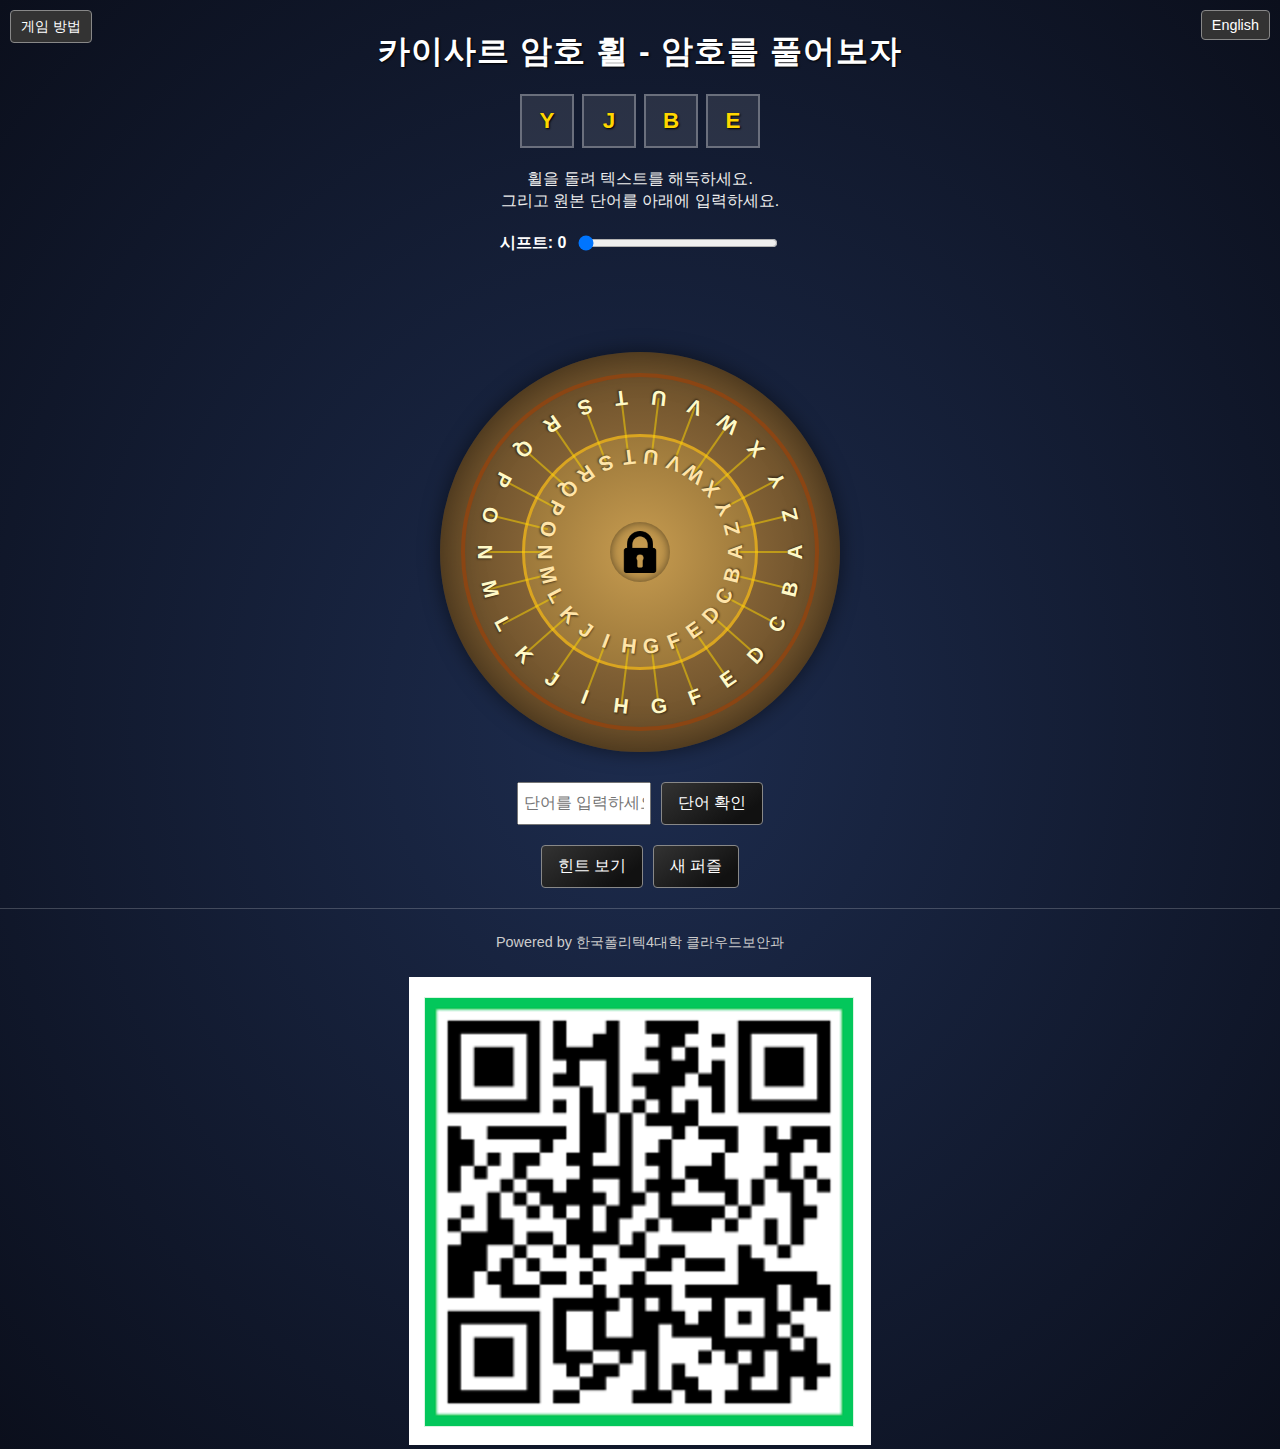
<file: caesar_cipher_wheel/index.html>
<!DOCTYPE html>
<html lang="en">
<head>
  <meta charset="UTF-8" />
  <title>Caesar Cipher Wheel - Word Guess Game</title>
  <meta name="viewport" content="width=device-width, initial-scale=1.0" />
  <link rel="stylesheet" href="style.css"/>
</head>
<body>
  <header>
    <h1 id="titleText">Caesar Cipher Wheel - Word Guess Game</h1>
    <button id="langToggle">한국어</button>
    <!-- 게임 설명 버튼 -->
    <button id="instrBtn" class="instr-btn">How to Play</button>
  </header>

  <!-- 암호화된 단어 표시 -->
  <div class="top-code-container" id="codeBoxes">
    <!-- 동적으로 채워짐 -->
  </div>

  <!-- 안내 문구 -->
  <div class="instruction" id="instructionText">
    Rotate the wheel to decode the text.<br/>Then type your guess for the original word below.
  </div>
  <!-- 슬라이더 -->
  <div class="controls">
    <label id="sliderLabel">
      <span id="sliderText">Shift:</span> 
      <span id="shiftValue">0</span>
    </label>
    <input type="range" id="shiftRange" min="0" max="25" value="0"/>
  </div>
  <!-- SHIFT 힌트 출력 영역 (기본적으로 숨김) -->
  <div class="shift-output" id="shiftedOutput"></div>

  <!-- 결과 메시지 -->
  <div class="result-message" id="resultMessage"></div>

  <!-- 암호 휠 컨테이너 -->
  <div class="cipher-container" id="cipherContainer">
    <div class="cipher-wheel"></div>
    <div class="outer-ring-bg"></div>
    <div class="inner-ring-bg"></div>
    <svg class="connector-svg" id="connectorSVG" viewBox="0 0 400 400"></svg>
    <div class="lock-icon"></div>
  </div>


  <!-- 단어 추측 입력 및 버튼 -->
  <div class="guess-container">
    <input type="text" id="guessInput" placeholder="Guess the word" />
    <button id="checkBtn">Check Word</button>
  </div>

  <div class="button-container">
    <button id="hintBtn">Show Hint</button>
    <button id="newBtn">New Puzzle</button>
  </div>

  <!-- 홍보 푸터 -->
  <footer class="promo">
    <p>Powered by 한국폴리텍4대학 클라우드보안과</p>
  </footer>

  <div class="qr">
    <img src="./images/qr_code.png" alt="">
  </div>

  <!-- 모달 (게임 설명) -->
  <div id="instrModal" class="modal">
    <div class="modal-content">
      <span id="modalClose" class="close">&times;</span>
      <div id="modalContent"></div>
    </div>
  </div>

  <script src="script.js"></script>
</body>
</html>
</file>
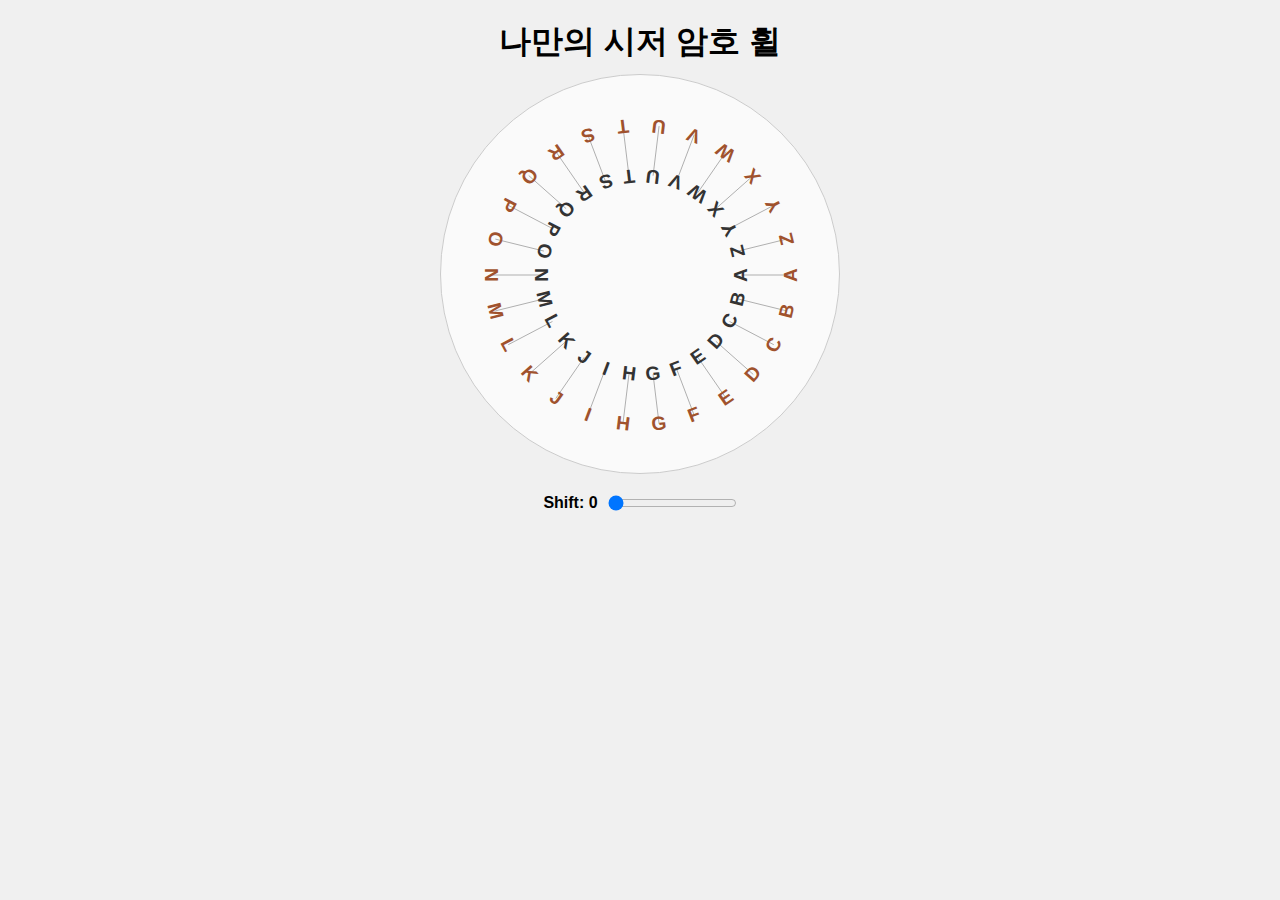
<file: caesar_cipher_wheel/back_up/cypher.html>
<!DOCTYPE html>
<html lang="ko">
<head>
  <meta charset="UTF-8">
  <title>Caesar Cipher Wheel with Connector Lines</title>
  <style>
    * {
      box-sizing: border-box;
      margin: 0; padding: 0;
    }
    body {
      display: flex;
      flex-direction: column;
      align-items: center;
      justify-content: flex-start;
      min-height: 100vh;
      background: #f0f0f0;
      font-family: sans-serif;
      padding: 20px;
    }
    h1 {
      margin-bottom: 10px;
    }
    .wheel-container {
      position: relative;
      width: 400px;
      height: 400px;
      margin-bottom: 20px;
      background: #fafafa;
      border: 1px solid #ccc;
      border-radius: 50%;
      overflow: hidden;
    }
    /* SVG 연결선용 */
    .connector-svg {
      position: absolute;
      left: 0; top: 0;
      width: 400px;
      height: 400px;
      pointer-events: none;
    }
    .letter {
      position: absolute;
      font-size: 1.2rem;
      font-weight: bold;
      user-select: none;
      transform-origin: center;
    }
    .inner {
      color: #333;
    }
    .outer {
      color: #a0522d;
    }
    .controls {
      display: flex;
      align-items: center;
      gap: 10px;
      margin-bottom: 10px;
    }
    .controls label {
      font-weight: bold;
    }
  </style>
</head>
<body>
  <h1>나만의 시저 암호 휠</h1>
  <div class="wheel-container" id="wheelContainer">
    <svg class="connector-svg" id="connectorSVG" viewBox="0 0 400 400"></svg>
  </div>
  <div class="controls">
    <label for="shiftRange">Shift: <span id="shiftValue">0</span></label>
    <input type="range" id="shiftRange" min="0" max="25" value="0" />
  </div>
  
  <script>
    const letters = "ABCDEFGHIJKLMNOPQRSTUVWXYZ".split("");
    const container = document.getElementById("wheelContainer");
    const svg = document.getElementById("connectorSVG");
    const shiftRange = document.getElementById("shiftRange");
    const shiftValue = document.getElementById("shiftValue");

    const SIZE = 400;
    const CENTER = SIZE / 2; // (200,200)
    const radiusInner = 100;  // 내부 링 반지름
    const radiusOuter = 150;  // 외부 링 반지름

    let innerLetterElems = [];
    let outerLetterElems = [];
    let connectorLines = [];

    // 내부 링 생성 (고정 위치)
    function createInnerRing() {
      for (let i = 0; i < 26; i++) {
        const angleDeg = (360 / 26) * i;
        const angleRad = angleDeg * (Math.PI / 180);
        const x = CENTER + radiusInner * Math.cos(angleRad);
        const y = CENTER + radiusInner * Math.sin(angleRad);

        const div = document.createElement("div");
        div.classList.add("letter", "inner");
        div.textContent = letters[i];
        div.style.left = x + "px";
        div.style.top = y + "px";
        // 글자가 항상 수평을 유지하도록 회전 보정 (회전 각도는 각 슬롯의 방향)
        div.style.transform = `translate(-50%, -50%) rotate(${angleDeg}deg) rotate(-90deg)`;

        container.appendChild(div);
        innerLetterElems.push(div);
      }
    }

    // 외부 링 생성 (위치 고정, 텍스트는 shift에 따라 변경)
    function createOuterRing() {
      for (let i = 0; i < 26; i++) {
        const angleDeg = (360 / 26) * i;
        const angleRad = angleDeg * (Math.PI / 180);
        const x = CENTER + radiusOuter * Math.cos(angleRad);
        const y = CENTER + radiusOuter * Math.sin(angleRad);

        const div = document.createElement("div");
        div.classList.add("letter", "outer");
        div.textContent = letters[i]; // 초기 shift = 0
        div.style.left = x + "px";
        div.style.top = y + "px";
        div.style.transform = `translate(-50%, -50%) rotate(${angleDeg}deg) rotate(-90deg)`;

        container.appendChild(div);
        outerLetterElems.push(div);
      }
    }

    // 연결선(매칭선) 생성
    function createConnectorLines() {
      for (let i = 0; i < 26; i++) {
        const line = document.createElementNS("http://www.w3.org/2000/svg", "line");
        line.setAttribute("stroke", "rgba(0,0,0,0.3)");
        line.setAttribute("stroke-width", "1");
        svg.appendChild(line);
        connectorLines.push(line);
      }
    }

    // Shift 업데이트: 외부 링의 텍스트만 업데이트하고, 연결선은 항상 같은 각도의 두 점을 연결
    function updateShift() {
      const shift = parseInt(shiftRange.value, 10);
      shiftValue.textContent = shift;

      // 외부 링 텍스트 업데이트
      for (let i = 0; i < 26; i++) {
        const letterIndex = (i + shift) % 26;
        outerLetterElems[i].textContent = letters[letterIndex];
      }

      // 연결선 업데이트: 각도는 고정 (i번째 내부, i번째 외부)
      for (let i = 0; i < 26; i++) {
        const angleRad = (i * 2 * Math.PI) / 26;
        const x1 = CENTER + radiusInner * Math.cos(angleRad);
        const y1 = CENTER + radiusInner * Math.sin(angleRad);
        const x2 = CENTER + radiusOuter * Math.cos(angleRad);
        const y2 = CENTER + radiusOuter * Math.sin(angleRad);
        const line = connectorLines[i];
        line.setAttribute("x1", x1);
        line.setAttribute("y1", y1);
        line.setAttribute("x2", x2);
        line.setAttribute("y2", y2);
      }
    }

    // 초기화: 내부 링, 외부 링, 연결선 생성 및 shift 업데이트
    createInnerRing();
    createOuterRing();
    createConnectorLines();
    updateShift();

    // 슬라이더 이벤트
    shiftRange.addEventListener("input", updateShift);
  </script>
</body>
</html>
</file>
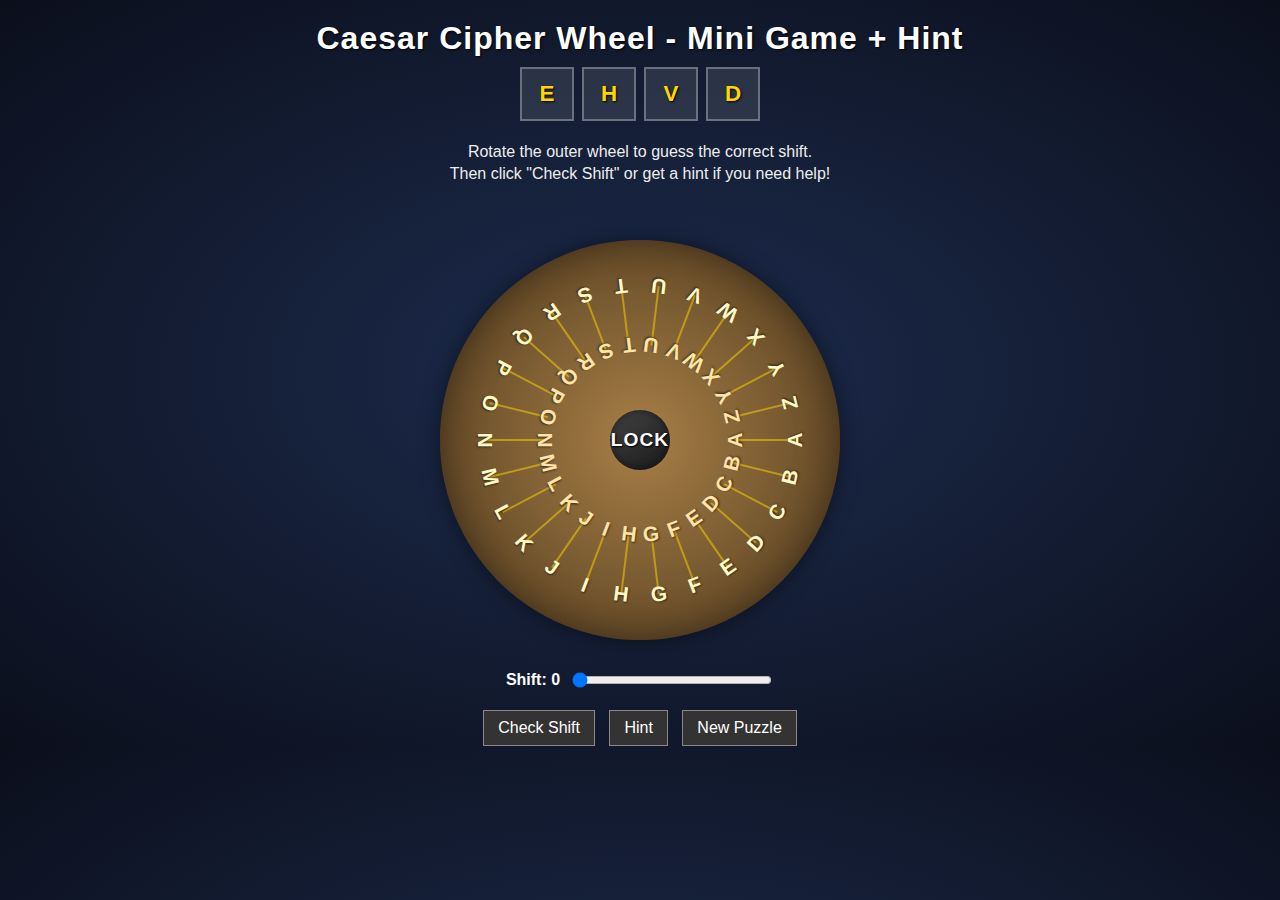
<file: caesar_cipher_wheel/back_up/cypher_ver2.0.html>
<!DOCTYPE html>
<html lang="en">
<head>
  <meta charset="UTF-8" />
  <title>Caesar Cipher Wheel - Mini Game with Hint</title>
  <meta name="viewport" content="width=device-width, initial-scale=1.0" />
  <!-- NatGeo Kids 스타일 (원한다면 삭제/대체 가능) -->
  <link rel="stylesheet" href="https://assets-cdn.nationalgeographic.com/natgeo/df1f7836fdd5-release-03-18-2025.0/client/kids/css/kids-83d8a3a7.css"/>
  <style>
    /* 전체 배경: 밤하늘 느낌 */
    body {
      margin: 0;
      padding: 0;
      font-family: "Trebuchet MS", Arial, sans-serif;
      background: radial-gradient(ellipse at center, #1d2c4e 0%, #0b0f1c 100%);
      color: #fff;
      text-align: center;
    }
    h1 {
      margin: 20px 0 10px;
      font-size: 2rem;
      letter-spacing: 1px;
      text-shadow: 1px 1px 2px #000;
    }
    .top-code-container {
      display: inline-flex;
      gap: 8px;
      margin-bottom: 10px;
    }
    .code-box {
      width: 50px;
      height: 50px;
      background: rgba(255,255,255,0.1);
      border: 2px solid rgba(255,255,255,0.3);
      display: flex;
      align-items: center;
      justify-content: center;
      font-size: 1.4rem;
      font-weight: bold;
      color: #ffd700;
      text-shadow: 1px 1px 2px #000;
    }
    .instruction {
      margin: 10px auto 10px auto;
      font-size: 1rem;
      color: #eee;
      max-width: 480px;
      line-height: 1.4;
    }
    /* 결과/힌트 메시지 */
    .result-message {
      margin-top: 10px;
      font-size: 1.1rem;
      font-weight: bold;
      color: #ffd700;
      min-height: 24px; /* 공간 확보 */
    }

    /* 암호판 전체 컨테이너 (정확히 400x400) */
    .cipher-container {
      position: relative;
      width: 400px;
      height: 400px;
      margin: 20px auto; /* 가운데 정렬 */
    }
    /* 암호판(바탕 원) */
    .cipher-wheel {
      position: absolute;
      top: 0;
      left: 0;
      width: 400px;
      height: 400px;
      border-radius: 50%;
      background: radial-gradient(circle at center, #a87f47 0%, #5e4524 80%);
      box-shadow: 0 0 20px rgba(0,0,0,0.5), inset 0 0 40px rgba(0,0,0,0.4);
    }
    /* 연결선 SVG */
    .connector-svg {
      position: absolute;
      top: 0;
      left: 0;
      width: 400px;
      height: 400px;
      pointer-events: none;
    }
    /* 잠금 아이콘 */
    .lock-icon {
      position: absolute;
      top: 50%;
      left: 50%;
      transform: translate(-50%, -50%);
      width: 60px;
      height: 60px;
      border-radius: 50%;
      background: linear-gradient(145deg, #444 0%, #222 80%);
      box-shadow: inset 0 0 10px rgba(0,0,0,0.5);
      display: flex;
      align-items: center;
      justify-content: center;
      font-size: 1.2rem;
      color: #fff;
      text-shadow: 1px 1px 2px #000;
      font-family: sans-serif;
    }
    .lock-icon::before {
      content: "LOCK";
      font-weight: bold;
      letter-spacing: 1px;
    }

    /* 알파벳 공통 스타일 */
    .letter {
      position: absolute; /* cipher-container 내부 절대 위치 */
      font-size: 1.3rem;
      font-weight: bold;
      user-select: none;
      transform-origin: center;
      text-shadow: 1px 1px 2px rgba(0,0,0,0.5);
    }
    .inner {
      color: #ffe4a8; /* 내부 링: 밝은 금색 */
    }
    .outer {
      color: #fff9c7; /* 외부 링: 노란 톤 */
    }

    /* 슬라이더/레이블 */
    .controls {
      margin: 10px auto;
      color: #fff;
      font-size: 1rem;
      display: inline-flex;
      align-items: center;
      gap: 10px;
    }
    .controls label {
      font-weight: bold;
    }
    .controls input[type="range"] {
      width: 200px;
    }

    /* 하단 버튼들 */
    .button-container {
      margin-top: 10px;
    }
    button {
      margin: 0 5px;
      padding: 8px 14px;
      font-size: 1rem;
      background: #333;
      color: #fff;
      border: 1px solid #888;
      cursor: pointer;
    }
    button:hover {
      background: #444;
    }
  </style>
</head>
<body>
  <h1>Caesar Cipher Wheel - Mini Game + Hint</h1>

  <!-- 암호화된 단어를 표시할 영역 -->
  <div class="top-code-container" id="codeBoxes">
    <!-- code-box들이 동적으로 들어갈 예정 -->
  </div>

  <!-- 안내 문구 -->
  <div class="instruction">
    Rotate the outer wheel to guess the correct shift.<br/>
    Then click "Check Shift" or get a hint if you need help!
  </div>

  <!-- 결과/힌트 메시지 -->
  <div class="result-message" id="resultMessage"></div>

  <!-- 암호 휠 컨테이너 -->
  <div class="cipher-container" id="cipherContainer">
    <div class="cipher-wheel"></div>
    <svg class="connector-svg" id="connectorSVG" viewBox="0 0 400 400"></svg>
    <div class="lock-icon"></div>
  </div>

  <!-- Shift 슬라이더 -->
  <div class="controls">
    <label for="shiftRange">Shift: <span id="shiftValue">0</span></label>
    <input type="range" id="shiftRange" min="0" max="25" value="0"/>
  </div>

  <!-- 하단 버튼들 -->
  <div class="button-container">
    <button id="checkBtn">Check Shift</button>
    <button id="hintBtn">Hint</button>
    <button id="newBtn">New Puzzle</button>
  </div>

  <script>
    /******************************************************
     * 1. DATA & UTILITIES
     ******************************************************/
    const puzzleWords = ["DOG","CAT","FISH","CODE","KIDS","LOCK","MOON","MATH","STAR","PLAN"];
    const letters = "ABCDEFGHIJKLMNOPQRSTUVWXYZ".split("");

    function pickRandomWord() {
      const idx = Math.floor(Math.random() * puzzleWords.length);
      return puzzleWords[idx];
    }
    function getRandomShift() {
      return Math.floor(Math.random() * 26);
    }
    // 시저 암호화
    function caesarEncrypt(word, shift) {
      let result = "";
      for (let ch of word) {
        const baseIdx = letters.indexOf(ch);
        if (baseIdx === -1) {
          result += ch;
        } else {
          const newIdx = (baseIdx + shift) % 26;
          result += letters[newIdx];
        }
      }
      return result;
    }

    /******************************************************
     * 2. DOM ELEMENTS
     ******************************************************/
    const container = document.getElementById("cipherContainer");
    const svg = document.getElementById("connectorSVG");
    const shiftRange = document.getElementById("shiftRange");
    const shiftValue = document.getElementById("shiftValue");
    const resultMessage = document.getElementById("resultMessage");
    const codeBoxes = document.getElementById("codeBoxes");
    const checkBtn = document.getElementById("checkBtn");
    const hintBtn = document.getElementById("hintBtn");
    const newBtn = document.getElementById("newBtn");

    /******************************************************
     * 3. GLOBAL STATE
     ******************************************************/
    let currentWord = "";   // 원본 단어
    let currentShift = 0;   // 실제 shift
    let ciphered = "";      // 암호화된 결과
    // 휠 설정
    const SIZE = 400;
    const CENTER = SIZE / 2;
    const radiusInner = 95;   // 내부 링 반지름
    const radiusOuter = 155;  // 외부 링 반지름
    let innerLetterElems = [];
    let outerLetterElems = [];
    let connectorLines = [];

    /******************************************************
     * 4. CAESAR WHEEL SETUP
     ******************************************************/
    // 내부 링 생성
    function createInnerRing() {
      for (let i = 0; i < 26; i++) {
        const angleDeg = (360 / 26) * i;
        const angleRad = angleDeg * (Math.PI / 180);
        const x = CENTER + radiusInner * Math.cos(angleRad);
        const y = CENTER + radiusInner * Math.sin(angleRad);

        const div = document.createElement("div");
        div.classList.add("letter", "inner");
        div.textContent = letters[i];

        container.appendChild(div);
        div.style.left = x + "px";
        div.style.top = y + "px";
        div.style.transform = `translate(-50%, -50%) rotate(${angleDeg}deg) rotate(-90deg)`;

        innerLetterElems.push(div);
      }
    }
    // 외부 링 생성
    function createOuterRing() {
      for (let i = 0; i < 26; i++) {
        const angleDeg = (360 / 26) * i;
        const angleRad = angleDeg * (Math.PI / 180);
        const x = CENTER + radiusOuter * Math.cos(angleRad);
        const y = CENTER + radiusOuter * Math.sin(angleRad);

        const div = document.createElement("div");
        div.classList.add("letter", "outer");
        div.textContent = letters[i];

        container.appendChild(div);
        div.style.left = x + "px";
        div.style.top = y + "px";
        div.style.transform = `translate(-50%, -50%) rotate(${angleDeg}deg) rotate(-90deg)`;

        outerLetterElems.push(div);
      }
    }
    // 연결선 생성
    function createConnectorLines() {
      for (let i = 0; i < 26; i++) {
        const line = document.createElementNS("http://www.w3.org/2000/svg","line");
        line.setAttribute("stroke", "rgba(255, 215, 0, 0.5)");
        line.setAttribute("stroke-width", "2");
        svg.appendChild(line);
        connectorLines.push(line);
      }
    }
    // 휠 업데이트
    function updateShift() {
      const shift = parseInt(shiftRange.value, 10);
      shiftValue.textContent = shift;

      // 외부 링 텍스트 변경
      for (let i = 0; i < 26; i++) {
        const letterIndex = (i + shift) % 26;
        outerLetterElems[i].textContent = letters[letterIndex];
      }

      // 연결선 재계산
      for (let i = 0; i < 26; i++) {
        const angleRad = (i * 2 * Math.PI) / 26;
        const x1 = CENTER + radiusInner * Math.cos(angleRad);
        const y1 = CENTER + radiusInner * Math.sin(angleRad);
        const x2 = CENTER + radiusOuter * Math.cos(angleRad);
        const y2 = CENTER + radiusOuter * Math.sin(angleRad);

        connectorLines[i].setAttribute("x1", x1);
        connectorLines[i].setAttribute("y1", y1);
        connectorLines[i].setAttribute("x2", x2);
        connectorLines[i].setAttribute("y2", y2);
      }
    }

    /******************************************************
     * 5. GAME LOGIC
     ******************************************************/
    // 새 퍼즐 생성
    function newPuzzle() {
      currentWord = pickRandomWord(); 
      currentShift = getRandomShift();
      ciphered = caesarEncrypt(currentWord, currentShift);

      // 상단 code-box 표시
      codeBoxes.innerHTML = "";
      for (let ch of ciphered) {
        const div = document.createElement("div");
        div.classList.add("code-box");
        div.textContent = ch;
        codeBoxes.appendChild(div);
      }

      // 초기화
      shiftRange.value = 0;
      shiftValue.textContent = "0";
      resultMessage.textContent = "";
      updateShift();
    }

    // 정답 확인
    function checkShift() {
      const userShift = parseInt(shiftRange.value, 10);
      if (userShift === currentShift) {
        resultMessage.style.color = "#00ffcc";
        resultMessage.textContent = `Correct! The hidden word is "${currentWord}".`;
      } else {
        resultMessage.style.color = "#ff5555";
        resultMessage.textContent = "Wrong shift. Try again or get a hint!";
      }
    }

    // 힌트 기능
    function getHint() {
      // 무작위로 2가지 중 선택
      const hintType = Math.random() < 0.5 ? "shiftRange" : "partialLetter";

      if (hintType === "shiftRange") {
        // SHIFT 범위를 좁혀주는 힌트
        // ex) shift=10 → "Shift는 7 이상 13 이하입니다."
        const rangeSize = 3; // 범위 폭
        let low = currentShift - rangeSize;
        let high = currentShift + rangeSize;
        if (low < 0) low = 0;
        if (high > 25) high = 25;
        resultMessage.style.color = "#FFD700";
        resultMessage.textContent = `Hint: The shift is between ${low} and ${high}.`;
      } else {
        // 원본 단어 중 하나의 글자 공개
        // ex) "DOG" → "첫 번째 글자는 'D'"
        const randomIndex = Math.floor(Math.random() * currentWord.length);
        const revealedChar = currentWord[randomIndex];
        resultMessage.style.color = "#FFD700";
        resultMessage.textContent = `Hint: The #${randomIndex + 1} letter of the original word is "${revealedChar}".`;
      }
    }

    /******************************************************
     * 6. INIT
     ******************************************************/
    function init() {
      createInnerRing();
      createOuterRing();
      createConnectorLines();
      updateShift();
      newPuzzle();
    }

    // 이벤트 리스너
    shiftRange.addEventListener("input", updateShift);
    checkBtn.addEventListener("click", checkShift);
    hintBtn.addEventListener("click", getHint);
    newBtn.addEventListener("click", newPuzzle);

    // 실행
    init();
  </script>
</body>
</html>
</file>
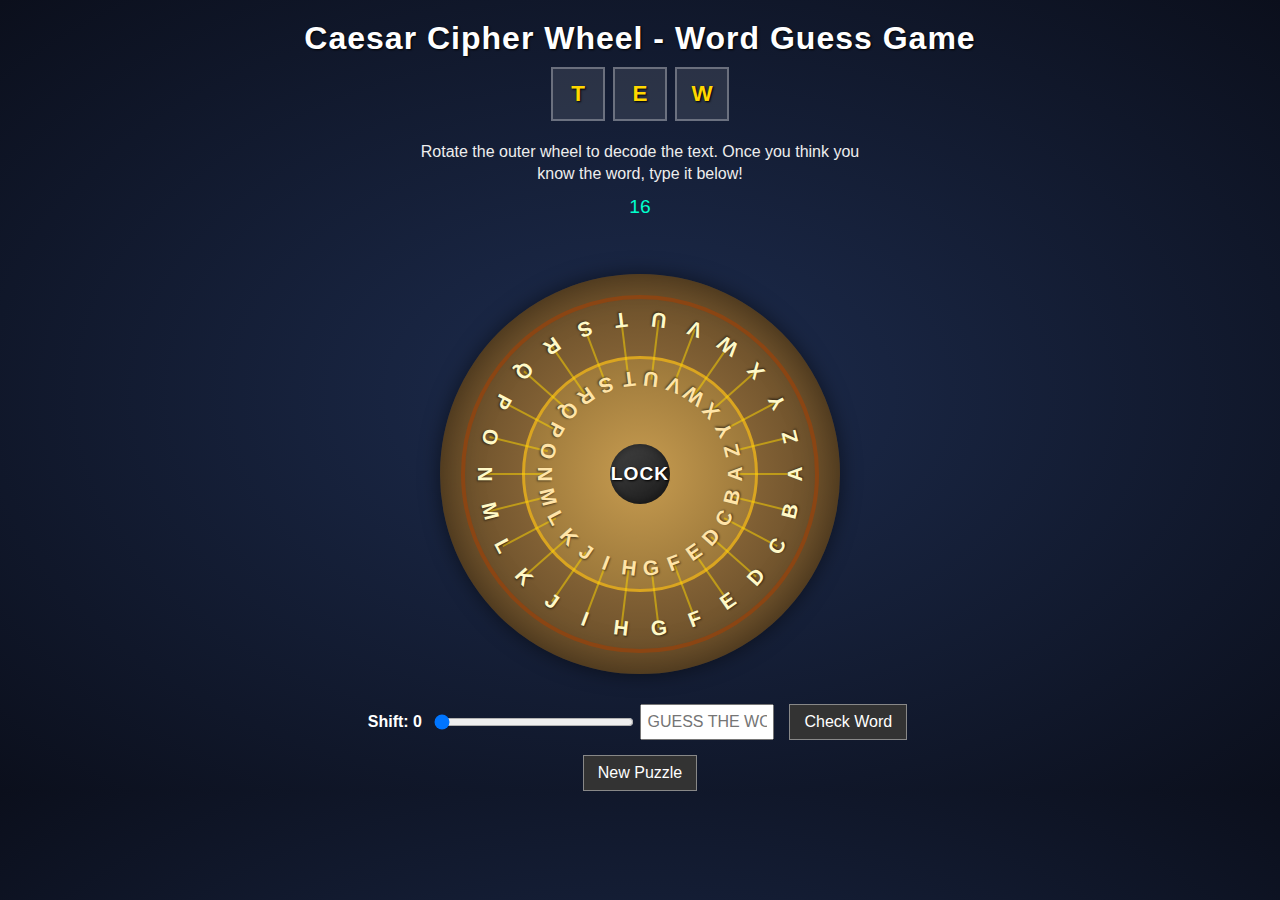
<file: caesar_cipher_wheel/back_up/cypher_ver3.0.html>
<!DOCTYPE html>
<html lang="en">
<head>
  <meta charset="UTF-8" />
  <title>Caesar Cipher Wheel - Word Guess Game</title>
  <meta name="viewport" content="width=device-width, initial-scale=1.0" />
  <!-- NatGeo Kids 스타일 (원한다면 삭제/대체 가능) -->
  <link rel="stylesheet" href="https://assets-cdn.nationalgeographic.com/natgeo/df1f7836fdd5-release-03-18-2025.0/client/kids/css/kids-83d8a3a7.css"/>
  <style>
    /* 전체 배경: 밤하늘 느낌 */
    body {
      margin: 0;
      padding: 0;
      font-family: "Trebuchet MS", Arial, sans-serif;
      background: radial-gradient(ellipse at center, #1d2c4e 0%, #0b0f1c 100%);
      color: #fff;
      text-align: center;
    }
    h1 {
      margin: 20px 0 10px;
      font-size: 2rem;
      letter-spacing: 1px;
      text-shadow: 1px 1px 2px #000;
    }
    /* 암호화된 단어 박스 */
    .top-code-container {
      display: inline-flex;
      gap: 8px;
      margin-bottom: 10px;
    }
    .code-box {
      width: 50px;
      height: 50px;
      background: rgba(255,255,255,0.1);
      border: 2px solid rgba(255,255,255,0.3);
      display: flex;
      align-items: center;
      justify-content: center;
      font-size: 1.4rem;
      font-weight: bold;
      color: #ffd700;
      text-shadow: 1px 1px 2px #000;
    }
    .instruction {
      margin: 10px auto 10px auto;
      font-size: 1rem;
      color: #eee;
      max-width: 480px;
      line-height: 1.4;
    }
    /* 결과 메시지, 복호화 미리보기 등 */
    .result-message {
      margin-top: 10px;
      font-size: 1.1rem;
      font-weight: bold;
      color: #ffd700;
      min-height: 24px; /* 공간 확보 */
    }
    /* 암호판 전체 컨테이너 (정확히 400x400) */
    .cipher-container {
      position: relative;
      width: 400px;
      height: 400px;
      margin: 20px auto; /* 가운데 정렬 */
    }
    /* 암호판(바탕 원) */
    .cipher-wheel {
      position: absolute;
      top: 0;
      left: 0;
      width: 400px;
      height: 400px;
      border-radius: 50%;
      background: radial-gradient(circle at center, #a87f47 0%, #5e4524 80%);
      box-shadow: 0 0 20px rgba(0,0,0,0.5), inset 0 0 40px rgba(0,0,0,0.4);
      z-index: 1;
    }
    /* 외부 원판 배경: 외부 링 구분 */
    .outer-ring-bg {
      position: absolute;
      top: 50%;
      left: 50%;
      width: 350px;  /* outer 영역에 맞춰 (예시) */
      height: 350px;
      transform: translate(-50%, -50%);
      border: 4px solid #8B4513; /* 갈색 테두리 */
      border-radius: 50%;
      z-index: 2;
    }
    /* 내부 원판 배경: 내부 링 구분 */
    .inner-ring-bg {
      position: absolute;
      top: 50%;
      left: 50%;
      width: 230px;  /* inner 영역에 맞춰 (예시) */
      height: 230px;
      transform: translate(-50%, -50%);
      background: radial-gradient(circle at center, #C79C50 0%, #8B6A32 100%);
      border: 3px solid #DAA520;
      border-radius: 50%;
      z-index: 3;
    }
    /* 연결선 SVG */
    .connector-svg {
      position: absolute;
      top: 0;
      left: 0;
      width: 400px;
      height: 400px;
      pointer-events: none;
      z-index: 4;
    }
    /* 잠금 아이콘 */
    .lock-icon {
      position: absolute;
      top: 50%;
      left: 50%;
      transform: translate(-50%, -50%);
      width: 60px;
      height: 60px;
      border-radius: 50%;
      background: linear-gradient(145deg, #444 0%, #222 80%);
      box-shadow: inset 0 0 10px rgba(0,0,0,0.5);
      display: flex;
      align-items: center;
      justify-content: center;
      font-size: 1.2rem;
      color: #fff;
      text-shadow: 1px 1px 2px #000;
      font-family: sans-serif;
      z-index: 5;
    }
    .lock-icon::before {
      content: "LOCK";
      font-weight: bold;
      letter-spacing: 1px;
    }
    /* 알파벳 공통 스타일 */
    .letter {
      position: absolute; /* cipher-container 내부 절대 위치 */
      font-size: 1.3rem;
      font-weight: bold;
      user-select: none;
      transform-origin: center;
      text-shadow: 1px 1px 2px rgba(0,0,0,0.5);
      z-index: 6;
    }
    .inner {
      color: #ffe4a8; /* 내부 링: 밝은 금색 */
    }
    .outer {
      color: #fff9c7; /* 외부 링: 노란 톤 */
    }
    /* 슬라이더/레이블 */
    .controls {
      margin: 10px auto;
      color: #fff;
      font-size: 1rem;
      display: inline-flex;
      align-items: center;
      gap: 10px;
    }
    .controls label {
      font-weight: bold;
    }
    .controls input[type="range"] {
      width: 200px;
    }
    /* 하단 버튼 및 입력창 */
    .guess-container {
      margin: 10px auto 5px;
      display: inline-flex;
      gap: 10px;
    }
    .guess-container input {
      padding: 5px;
      font-size: 1rem;
      width: 120px;
      text-transform: uppercase;
      text-align: center;
    }
    .button-container {
      margin-top: 10px;
    }
    button {
      margin: 0 5px;
      padding: 8px 14px;
      font-size: 1rem;
      background: #333;
      color: #fff;
      border: 1px solid #888;
      cursor: pointer;
    }
    button:hover {
      background: #444;
    }
    /* shift 수 출력 (실제 shift 힌트) */
    .shift-output {
      margin-top: 10px;
      font-size: 1.2rem;
      color: #00ffcc;
      min-height: 24px;
    }
  </style>
</head>
<body>
  <h1>Caesar Cipher Wheel - Word Guess Game</h1>

  <!-- 암호화된 단어 표시 -->
  <div class="top-code-container" id="codeBoxes">
    <!-- code-box들이 동적으로 들어감 -->
  </div>

  <!-- 안내 문구 -->
  <div class="instruction">
    Rotate the outer wheel to decode the text.  
    Once you think you know the word, type it below!
  </div>

  <!-- shift 힌트 (실제 shift 값 노출할지 선택) -->
  <div class="shift-output" id="shiftedOutput"></div>

  <!-- 결과 메시지 -->
  <div class="result-message" id="resultMessage"></div>

  <!-- 암호 휠 컨테이너 -->
  <div class="cipher-container" id="cipherContainer">
    <!-- 암호판 배경 -->
    <div class="cipher-wheel"></div>
    <!-- 외부 원판 배경 -->
    <div class="outer-ring-bg"></div>
    <!-- 내부 원판 배경 -->
    <div class="inner-ring-bg"></div>
    <!-- 연결선 SVG -->
    <svg class="connector-svg" id="connectorSVG" viewBox="0 0 400 400"></svg>
    <!-- 잠금 아이콘 -->
    <div class="lock-icon"></div>
  </div>

  <!-- Shift 슬라이더 -->
  <div class="controls">
    <label for="shiftRange">Shift: <span id="shiftValue">0</span></label>
    <input type="range" id="shiftRange" min="0" max="25" value="0"/>
  </div>

  <!-- 단어 추측 입력창 & 버튼 -->
  <div class="guess-container">
    <input type="text" id="guessInput" placeholder="Guess the word"/>
    <button id="checkBtn">Check Word</button>
  </div>

  <div class="button-container">
    <button id="newBtn">New Puzzle</button>
  </div>

  <script>
    /******************************************************
     * 1. DATA & UTILITIES
     ******************************************************/
    const puzzleWords = ["DOG","LOVE","CAT","FISH","CODE","KIDS","LOCK","MOON","MATH","STAR","PLAN"];
    const letters = "ABCDEFGHIJKLMNOPQRSTUVWXYZ".split("");

    function pickRandomWord() {
      const idx = Math.floor(Math.random() * puzzleWords.length);
      return puzzleWords[idx];
    }
    function getRandomShift() {
      return Math.floor(Math.random() * 26);
    }
    // 시저 암호화
    function caesarEncrypt(word, shift) {
      let result = "";
      for (let ch of word) {
        const baseIdx = letters.indexOf(ch);
        if (baseIdx === -1) {
          result += ch;
        } else {
          const newIdx = (baseIdx + shift) % 26;
          result += letters[newIdx];
        }
      }
      return result;
    }
    // 시저 복호화
    function caesarDecrypt(cipheredText, shift) {
      let result = "";
      for (let ch of cipheredText) {
        const baseIdx = letters.indexOf(ch);
        if (baseIdx === -1) {
          result += ch;
        } else {
          const newIdx = (baseIdx - shift + 26) % 26;
          result += letters[newIdx];
        }
      }
      return result;
    }

    /******************************************************
     * 2. DOM ELEMENTS
     ******************************************************/
    const container = document.getElementById("cipherContainer");
    const svg = document.getElementById("connectorSVG");
    const shiftRange = document.getElementById("shiftRange");
    const shiftValue = document.getElementById("shiftValue");
    const codeBoxes = document.getElementById("codeBoxes");
    const shiftedOutput = document.getElementById("shiftedOutput");
    const resultMessage = document.getElementById("resultMessage");
    const guessInput = document.getElementById("guessInput");
    const checkBtn = document.getElementById("checkBtn");
    const newBtn = document.getElementById("newBtn");

    /******************************************************
     * 3. GLOBAL STATE
     ******************************************************/
    let originalWord = "";   // 원본 단어
    let shiftSecret = 0;     // 실제 shift
    let ciphered = "";       // 암호화된 결과

    // 휠 설정
    const SIZE = 400;
    const CENTER = SIZE / 2;
    const radiusInner = 95;
    const radiusOuter = 155;
    let innerLetterElems = [];
    let outerLetterElems = [];
    let connectorLines = [];

    /******************************************************
     * 4. CAESAR WHEEL SETUP
     ******************************************************/
    function createInnerRing() {
      for (let i = 0; i < 26; i++) {
        const angleDeg = (360 / 26) * i;
        const x = CENTER + radiusInner * Math.cos(angleDeg * Math.PI / 180);
        const y = CENTER + radiusInner * Math.sin(angleDeg * Math.PI / 180);

        const div = document.createElement("div");
        div.classList.add("letter", "inner");
        div.textContent = letters[i];

        container.appendChild(div);
        div.style.left = x + "px";
        div.style.top = y + "px";
        div.style.transform = `translate(-50%, -50%) rotate(${angleDeg}deg) rotate(-90deg)`;

        innerLetterElems.push(div);
      }
    }
    function createOuterRing() {
      for (let i = 0; i < 26; i++) {
        const angleDeg = (360 / 26) * i;
        const x = CENTER + radiusOuter * Math.cos(angleDeg * Math.PI / 180);
        const y = CENTER + radiusOuter * Math.sin(angleDeg * Math.PI / 180);

        const div = document.createElement("div");
        div.classList.add("letter", "outer");
        div.textContent = letters[i];

        container.appendChild(div);
        div.style.left = x + "px";
        div.style.top = y + "px";
        div.style.transform = `translate(-50%, -50%) rotate(${angleDeg}deg) rotate(-90deg)`;

        outerLetterElems.push(div);
      }
    }
    function createConnectorLines() {
      for (let i = 0; i < 26; i++) {
        const line = document.createElementNS("http://www.w3.org/2000/svg","line");
        line.setAttribute("stroke", "rgba(255, 215, 0, 0.5)");
        line.setAttribute("stroke-width", "2");
        svg.appendChild(line);
        connectorLines.push(line);
      }
    }
    function updateShift() {
      const userShift = parseInt(shiftRange.value, 10);
      shiftValue.textContent = userShift;
      // 외부 링 텍스트 업데이트
      for (let i = 0; i < 26; i++) {
        const letterIndex = (i + userShift) % 26;
        outerLetterElems[i].textContent = letters[letterIndex];
      }
      // 연결선 재계산
      for (let i = 0; i < 26; i++) {
        const angleRad = (i * 2 * Math.PI) / 26;
        const x1 = CENTER + radiusInner * Math.cos(angleRad);
        const y1 = CENTER + radiusInner * Math.sin(angleRad);
        const x2 = CENTER + radiusOuter * Math.cos(angleRad);
        const y2 = CENTER + radiusOuter * Math.sin(angleRad);
        connectorLines[i].setAttribute("x1", x1);
        connectorLines[i].setAttribute("y1", y1);
        connectorLines[i].setAttribute("x2", x2);
        connectorLines[i].setAttribute("y2", y2);
      }
      // 만약 실시간 복호화 미리보기를 원한다면 주석 해제:
      // const decoded = caesarDecrypt(ciphered, userShift);
      // shiftedOutput.textContent = decoded;
    }

    /******************************************************
     * 5. GAME LOGIC
     ******************************************************/
    function newPuzzle() {
      originalWord = pickRandomWord();
      shiftSecret = getRandomShift();
      ciphered = caesarEncrypt(originalWord, shiftSecret);
      // 암호화된 단어 표시
      codeBoxes.innerHTML = "";
      for (let ch of ciphered) {
        const div = document.createElement("div");
        div.classList.add("code-box");
        div.textContent = ch;
        codeBoxes.appendChild(div);
      }
      // 초기화
      guessInput.value = "";
      resultMessage.textContent = "";
      // 여기서 Shift 힌트(실제 shift 값)를 표시할지 결정 (힌트로만 보여주려면 주석 처리)
      shiftedOutput.textContent = shiftSecret; // 또는: shiftSecret;
      shiftRange.value = 0;
      shiftValue.textContent = "0";
      updateShift();
    }
    function checkWord() {
      const guess = guessInput.value.trim().toUpperCase();
      if (!guess) {
        resultMessage.style.color = "#ff5555";
        resultMessage.textContent = "Please enter a guess!";
        return;
      }
      if (guess === originalWord) {
        resultMessage.style.color = "#00ffcc";
        resultMessage.textContent = `Correct! The hidden word was "${originalWord}".`;
      } else {
        resultMessage.style.color = "#ff5555";
        resultMessage.textContent = "Wrong guess. Try again!";
      }
    }

    /******************************************************
     * 6. INIT
     ******************************************************/
    function init() {
      createInnerRing();
      createOuterRing();
      createConnectorLines();
      updateShift();
      newPuzzle();
    }
    shiftRange.addEventListener("input", updateShift);
    document.getElementById("checkBtn").addEventListener("click", checkWord);
    document.getElementById("newBtn").addEventListener("click", newPuzzle);
    init();
  </script>
</body>
</html>
</file>
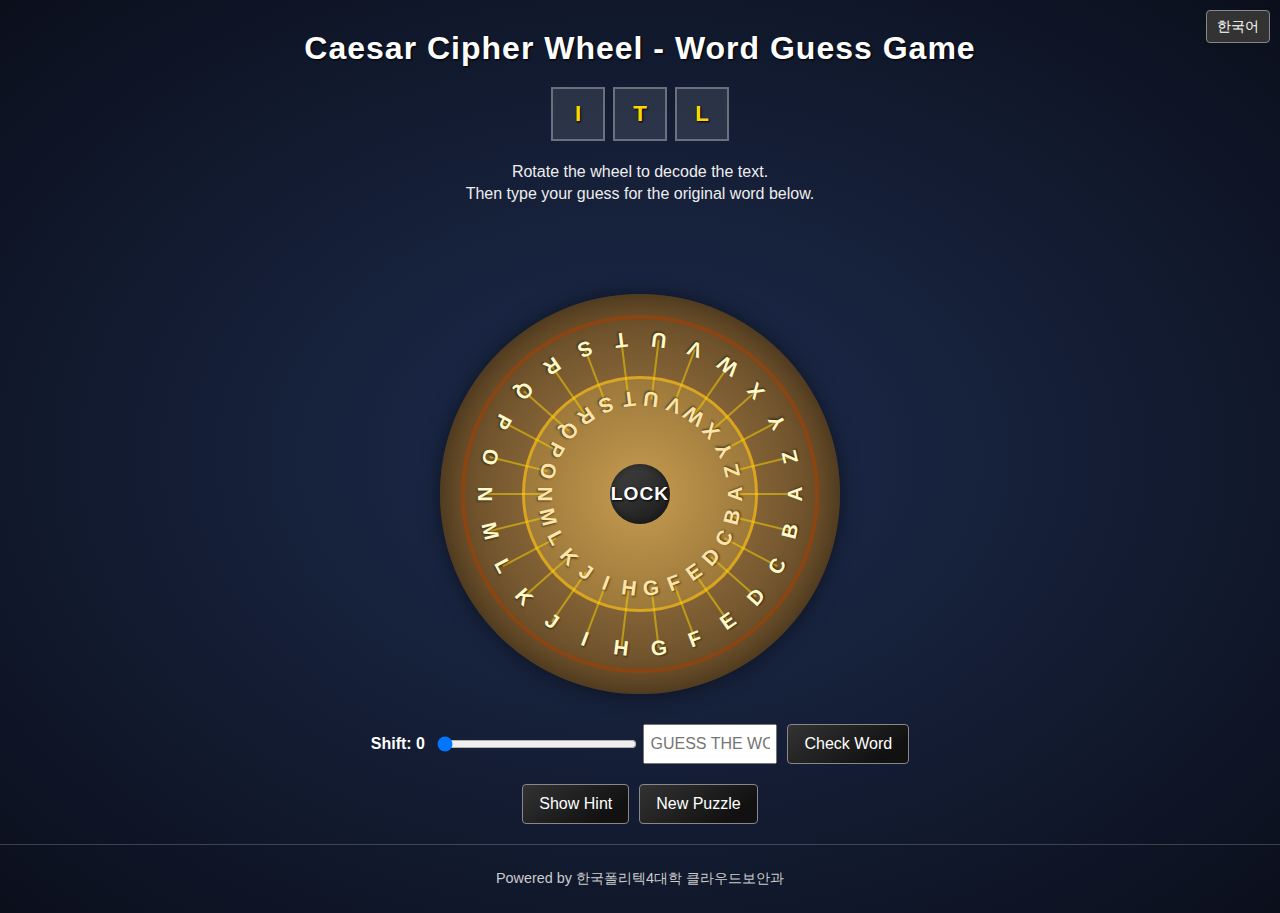
<file: caesar_cipher_wheel/back_up/cypher_ver4.0.html>
<!DOCTYPE html>
<html lang="en">
<head>
  <meta charset="UTF-8" />
  <title>Caesar Cipher Wheel - Word Guess Game</title>
  <meta name="viewport" content="width=device-width, initial-scale=1.0" />
  <style>
    /* ===== 전체 배경 및 레이아웃 ===== */
    body {
      margin: 0;
      padding: 0;
      font-family: "Trebuchet MS", Arial, sans-serif;
      background: radial-gradient(ellipse at center, #1d2c4e 0%, #0b0f1c 100%);
      color: #fff;
      text-align: center;
      position: relative;
    }
    header {
      position: relative;
      padding: 10px;
    }
    h1 {
      margin: 20px 0 10px;
      font-size: 2rem;
      letter-spacing: 1px;
      text-shadow: 1px 1px 2px #000;
    }

    /* ===== 언어 토글 버튼 ===== */
    #langToggle {
      position: absolute;
      right: 10px;
      top: 10px;
      padding: 6px 10px;
      font-size: 0.9rem;
      background: #333;
      color: #fff;
      border: 1px solid #888;
      border-radius: 4px;
      cursor: pointer;
      transition: background 0.2s ease;
    }
    #langToggle:hover {
      background: #444;
    }

    /* ===== 암호화된 단어 박스 ===== */
    .top-code-container {
      display: inline-flex;
      gap: 8px;
      margin-bottom: 10px;
    }
    .code-box {
      width: 50px;
      height: 50px;
      background: rgba(255,255,255,0.1);
      border: 2px solid rgba(255,255,255,0.3);
      display: flex;
      align-items: center;
      justify-content: center;
      font-size: 1.4rem;
      font-weight: bold;
      color: #ffd700;
      text-shadow: 1px 1px 2px #000;
    }

    /* ===== 안내 문구 및 결과 메시지 ===== */
    .instruction {
      margin: 10px auto 10px auto;
      font-size: 1rem;
      color: #eee;
      max-width: 480px;
      line-height: 1.4;
    }
    .result-message {
      margin-top: 10px;
      font-size: 1.1rem;
      font-weight: bold;
      color: #ffd700;
      min-height: 24px;
    }

    /* ===== 암호판 전체 컨테이너 (400x400) ===== */
    .cipher-container {
      position: relative;
      width: 400px;
      height: 400px;
      margin: 20px auto;
    }
    /* ===== 암호판(바탕 원) ===== */
    .cipher-wheel {
      position: absolute;
      top: 0;
      left: 0;
      width: 400px;
      height: 400px;
      border-radius: 50%;
      background: radial-gradient(circle at center, #a87f47 0%, #5e4524 80%);
      box-shadow: 0 0 20px rgba(0,0,0,0.5), inset 0 0 40px rgba(0,0,0,0.4);
      z-index: 1;
    }
    /* ===== 외부 원판 배경: 평문 고정 영역 ===== */
    .outer-ring-bg {
      position: absolute;
      top: 50%;
      left: 50%;
      width: 350px;
      height: 350px;
      transform: translate(-50%, -50%);
      border: 4px solid #8B4513;
      border-radius: 50%;
      z-index: 2;
    }
    /* ===== 내부 원판 배경: 암호문 동적 영역 ===== */
    .inner-ring-bg {
      position: absolute;
      top: 50%;
      left: 50%;
      width: 230px;
      height: 230px;
      transform: translate(-50%, -50%);
      background: radial-gradient(circle at center, #C79C50 0%, #8B6A32 100%);
      border: 3px solid #DAA520;
      border-radius: 50%;
      z-index: 3;
    }
    /* ===== 연결선 SVG ===== */
    .connector-svg {
      position: absolute;
      top: 0;
      left: 0;
      width: 400px;
      height: 400px;
      pointer-events: none;
      z-index: 4;
    }
    /* ===== 잠금 아이콘 ===== */
    .lock-icon {
      position: absolute;
      top: 50%;
      left: 50%;
      transform: translate(-50%, -50%);
      width: 60px;
      height: 60px;
      border-radius: 50%;
      background: linear-gradient(145deg, #444 0%, #222 80%);
      box-shadow: inset 0 0 10px rgba(0,0,0,0.5);
      display: flex;
      align-items: center;
      justify-content: center;
      font-size: 1.2rem;
      color: #fff;
      text-shadow: 1px 1px 2px #000;
      font-family: sans-serif;
      z-index: 5;
    }
    .lock-icon::before {
      content: "LOCK";
      font-weight: bold;
      letter-spacing: 1px;
    }

    /* ===== 알파벳 스타일 ===== */
    .letter {
      position: absolute;
      font-size: 1.3rem;
      font-weight: bold;
      user-select: none;
      transform-origin: center;
      text-shadow: 1px 1px 2px rgba(0,0,0,0.5);
      z-index: 6;
    }
    /* 외부 원판 (평문 고정) */
    .outer {
      color: #fff9c7;
    }
    /* 내부 원판 (암호문 동적) */
    .inner {
      color: #ffe4a8;
    }

    /* ===== 슬라이더/레이블 ===== */
    .controls {
      margin: 10px auto;
      color: #fff;
      font-size: 1rem;
      display: inline-flex;
      align-items: center;
      gap: 10px;
    }
    .controls label {
      font-weight: bold;
    }
    .controls input[type="range"] {
      width: 200px;
    }

    /* ===== 하단 단어 추측 입력 및 버튼 ===== */
    .guess-container {
      margin: 10px auto 5px;
      display: inline-flex;
      gap: 10px;
    }
    .guess-container input {
      padding: 5px;
      font-size: 1rem;
      width: 120px;
      text-transform: uppercase;
      text-align: center;
    }
    .button-container {
      margin-top: 15px;
      display: flex;
      justify-content: center;
      gap: 10px;
    }
    /* ===== 버튼 디자인 개선 ===== */
    button {
      padding: 10px 16px;
      font-size: 1rem;
      background: linear-gradient(145deg, #333 0%, #111 80%);
      color: #fff;
      border: 1px solid #888;
      border-radius: 4px;
      cursor: pointer;
      transition: background 0.2s ease;
    }
    button:hover {
      background: linear-gradient(145deg, #444 0%, #222 80%);
    }

    /* ===== shift 힌트 출력 영역 ===== */
    .shift-output {
      margin-top: 10px;
      font-size: 1.2rem;
      color: #00ffcc;
      min-height: 24px;
    }
    /* ===== 푸터 - 홍보 영역 ===== */
    footer.promo {
      margin-top: 20px;
      font-size: 0.9rem;
      color: #ccc;
      padding: 10px 0;
      border-top: 1px solid rgba(255,255,255,0.2);
    }
  </style>
</head>
<body>
  <header>
    <h1 id="titleText">Caesar Cipher Wheel - Word Guess Game</h1>
    <button id="langToggle">한국어</button>
  </header>

  <!-- 암호화된 단어 표시 -->
  <div class="top-code-container" id="codeBoxes">
    <!-- 동적으로 채워짐 -->
  </div>

  <!-- 안내 문구 -->
  <div class="instruction" id="instructionText">
    Rotate the wheel to decode the text.<br/>Then type your guess for the original word below.
  </div>

  <!-- SHIFT 힌트 출력 영역 (기본적으로 숨김) -->
  <div class="shift-output" id="shiftedOutput"></div>

  <!-- 결과 메시지 -->
  <div class="result-message" id="resultMessage"></div>

  <!-- 암호 휠 컨테이너 -->
  <div class="cipher-container" id="cipherContainer">
    <div class="cipher-wheel"></div>
    <!-- 외부 원판 배경 (평문 고정) -->
    <div class="outer-ring-bg"></div>
    <!-- 내부 원판 배경 (암호문 동적) -->
    <div class="inner-ring-bg"></div>
    <!-- 연결선 SVG -->
    <svg class="connector-svg" id="connectorSVG" viewBox="0 0 400 400"></svg>
    <!-- 잠금 아이콘 -->
    <div class="lock-icon"></div>
  </div>

  <!-- Shift 슬라이더 -->
  <div class="controls">
    <label id="sliderLabel">
        <span id="sliderText">Shift:</span>
        <span id="shiftValue">0</span>
      </label>
      <input type="range" id="shiftRange" min="0" max="25" value="0"/>    
  </div>

  <!-- 단어 추측 입력창 & 버튼 -->
  <div class="guess-container">
    <input type="text" id="guessInput" placeholder="Guess the word" />
    <button id="checkBtn">Check Word</button>
  </div>

  <div class="button-container">
    <button id="hintBtn">Show Hint</button>
    <button id="newBtn">New Puzzle</button>
  </div>

  <!-- 홍보 푸터 -->
  <footer class="promo">
    <p>Powered by 한국폴리텍4대학 클라우드보안과</p>
  </footer>
  
  <script>
    /******************************************************
     * 1. TRANSLATIONS & LANGUAGE TOGGLE
     ******************************************************/
    let currentLang = "en"; // 전역 범위에서 한 번만 선언
    const translations = {
      en: {
        title: "Caesar Cipher Wheel - Word Guess Game",
        instruction: "Rotate the wheel to decode the text.<br/>Then type your guess for the original word below.",
        sliderLabel: "Shift:",
        guessPlaceholder: "Guess the word",
        checkBtn: "Check Word",
        newBtn: "New Puzzle",
        hintBtn: "Show Hint",
        pleaseEnter: "Please enter a guess!",
        correct: "Correct! The hidden word was",
        wrong: "Wrong guess. Try again!"
      },
      ko: {
        title: "카이사르 암호 휠 - 단어 맞추기 게임",
        instruction: "휠을 돌려 텍스트를 해독하세요.<br/>그리고 원본 단어를 아래에 입력하세요.",
        sliderLabel: "시프트:",
        guessPlaceholder: "단어를 입력하세요",
        checkBtn: "단어 확인",
        newBtn: "새 퍼즐",
        hintBtn: "힌트 보기",
        pleaseEnter: "추측 단어를 입력하세요!",
        correct: "정답! 숨겨진 단어는",
        wrong: "오답입니다. 다시 시도하세요!"
      }
    };

    function updateLanguage() {
      const t = translations[currentLang];
      document.getElementById("titleText").innerText = t.title;
      document.getElementById("instructionText").innerHTML = t.instruction;
      document.getElementById("sliderText").textContent = t.sliderLabel;

      guessInput.placeholder = t.guessPlaceholder;
      checkBtn.innerText = t.checkBtn;
      newBtn.innerText = t.newBtn;
      hintBtn.innerText = t.hintBtn;
      langToggle.innerText = (currentLang === "en") ? "한국어" : "English";
    }

    document.getElementById("langToggle").addEventListener("click", function() {
      currentLang = (currentLang === "en") ? "ko" : "en";
      updateLanguage();
    });

    /******************************************************
     * 2. DATA & UTILITIES
     ******************************************************/
    const puzzleWords = ["DOG", "LOVE", "CAT", "FISH", "CODE", "KIDS", "LOCK", "MOON", "MATH", "STAR", "PLAN"];
    const letters = "ABCDEFGHIJKLMNOPQRSTUVWXYZ".split("");

    function pickRandomWord() {
      const idx = Math.floor(Math.random() * puzzleWords.length);
      return puzzleWords[idx];
    }
    function getRandomShift() {
      return Math.floor(Math.random() * 25) + 1;
    }
    function caesarEncrypt(word, shift) {
      let result = "";
      for (let ch of word) {
        const baseIdx = letters.indexOf(ch);
        if (baseIdx === -1) {
          result += ch;
        } else {
          const newIdx = (baseIdx + shift) % 26;
          result += letters[newIdx];
        }
      }
      return result;
    }

    /******************************************************
     * 3. DOM ELEMENTS
     ******************************************************/
    const container = document.getElementById("cipherContainer");
    const svg = document.getElementById("connectorSVG");
    const shiftRange = document.getElementById("shiftRange");
    const shiftValue = document.getElementById("shiftValue");
    const codeBoxes = document.getElementById("codeBoxes");
    const shiftedOutput = document.getElementById("shiftedOutput");
    const resultMessage = document.getElementById("resultMessage");
    const guessInput = document.getElementById("guessInput");
    const checkBtn = document.getElementById("checkBtn");
    const newBtn = document.getElementById("newBtn");
    const hintBtn = document.getElementById("hintBtn");
    const langToggle = document.getElementById("langToggle");

    /******************************************************
     * 4. GLOBAL STATE
     ******************************************************/
    let originalWord = "";   // 원본 단어
    let shiftSecret = 0;     // 실제 shift
    let ciphered = "";       // 암호화된 결과

    // 휠 설정
    const SIZE = 400;
    const CENTER = SIZE / 2;
    const radiusInner = 95;   // 내부 링 (암호문 동적)
    const radiusOuter = 155;  // 외부 링 (평문 고정)
    let innerLetterElems = [];
    let outerLetterElems = [];
    let connectorLines = [];

    /******************************************************
     * 5. CAESAR WHEEL SETUP
     ******************************************************/
    // 외부 링 (평문 고정)
    function createOuterRing() {
      for (let i = 0; i < 26; i++) {
        const angleDeg = (360 / 26) * i;
        const x = CENTER + radiusOuter * Math.cos(angleDeg * Math.PI / 180);
        const y = CENTER + radiusOuter * Math.sin(angleDeg * Math.PI / 180);

        const div = document.createElement("div");
        div.classList.add("letter", "outer");
        div.textContent = letters[i];

        container.appendChild(div);
        div.style.left = x + "px";
        div.style.top = y + "px";
        div.style.transform = `translate(-50%, -50%) rotate(${angleDeg}deg) rotate(-90deg)`;

        outerLetterElems.push(div);
      }
    }
    // 내부 링 (암호문 동적)
    function createInnerRing() {
      for (let i = 0; i < 26; i++) {
        const angleDeg = (360 / 26) * i;
        const x = CENTER + radiusInner * Math.cos(angleDeg * Math.PI / 180);
        const y = CENTER + radiusInner * Math.sin(angleDeg * Math.PI / 180);

        const div = document.createElement("div");
        div.classList.add("letter", "inner");
        // 초기 상태: no shift
        div.textContent = letters[i];

        container.appendChild(div);
        div.style.left = x + "px";
        div.style.top = y + "px";
        div.style.transform = `translate(-50%, -50%) rotate(${angleDeg}deg) rotate(-90deg)`;

        innerLetterElems.push(div);
      }
    }
    // 연결선 생성
    function createConnectorLines() {
      for (let i = 0; i < 26; i++) {
        const line = document.createElementNS("http://www.w3.org/2000/svg", "line");
        line.setAttribute("stroke", "rgba(255, 215, 0, 0.5)");
        line.setAttribute("stroke-width", "2");
        svg.appendChild(line);
        connectorLines.push(line);
      }
    }
    // 슬라이더 변경 시 업데이트 (내부 링: 암호문 동적)
    function updateShift() {
      const userShift = parseInt(shiftRange.value, 10);
      shiftValue.textContent = userShift;
      for (let i = 0; i < 26; i++) {
        const letterIndex = (i + userShift) % 26;
        innerLetterElems[i].textContent = letters[letterIndex];
      }
      for (let i = 0; i < 26; i++) {
        const angleRad = (i * 2 * Math.PI) / 26;
        const x1 = CENTER + radiusInner * Math.cos(angleRad);
        const y1 = CENTER + radiusInner * Math.sin(angleRad);
        const x2 = CENTER + radiusOuter * Math.cos(angleRad);
        const y2 = CENTER + radiusOuter * Math.sin(angleRad);
        connectorLines[i].setAttribute("x1", x1);
        connectorLines[i].setAttribute("y1", y1);
        connectorLines[i].setAttribute("x2", x2);
        connectorLines[i].setAttribute("y2", y2);
      }
    }

    /******************************************************
     * 6. GAME LOGIC
     ******************************************************/
    function newPuzzle() {
      originalWord = pickRandomWord();
      shiftSecret = getRandomShift();
      ciphered = caesarEncrypt(originalWord, shiftSecret);
      codeBoxes.innerHTML = "";
      for (let ch of ciphered) {
        const div = document.createElement("div");
        div.classList.add("code-box");
        div.textContent = ch;
        codeBoxes.appendChild(div);
      }
      guessInput.value = "";
      resultMessage.textContent = "";
      shiftedOutput.textContent = "";
      shiftRange.value = 0;
      shiftValue.textContent = "0";
      updateShift();
      hintBtn.disabled = false;
    }

    function checkWord() {
      const guess = guessInput.value.trim().toUpperCase();
      const t = translations[currentLang];
      if (!guess) {
        resultMessage.style.color = "#ff5555";
        resultMessage.textContent = t.pleaseEnter;
        return;
      }
      if (guess === originalWord) {
        resultMessage.style.color = "#00ffcc";
        resultMessage.textContent = `${t.correct} "${originalWord}".`;
      } else {
        resultMessage.style.color = "#ff5555";
        resultMessage.textContent = t.wrong;
      }
    }

    // Hint 버튼: SHIFT 값 표시 후 버튼 비활성
    function showHint() {
      shiftedOutput.textContent = `Secret Shift: ${shiftSecret}`;
      hintBtn.disabled = true;
    }

    function init() {
      createOuterRing();
      createInnerRing();
      createConnectorLines();
      updateShift();
      newPuzzle();
      updateLanguage(); // 초기 언어 적용
    }

    shiftRange.addEventListener("input", updateShift);
    checkBtn.addEventListener("click", checkWord);
    newBtn.addEventListener("click", newPuzzle);
    hintBtn.addEventListener("click", showHint);

    // 초기 실행
    init();
  </script>
</body>
</html>
</file>
<file: caesar_cipher_wheel/style.css>
/* ===== 전체 배경 및 레이아웃 ===== */
body {
    margin: 0;
    padding: 0;
    font-family: "Trebuchet MS", Arial, sans-serif;
    background: radial-gradient(ellipse at center, #1d2c4e 0%, #0b0f1c 100%);
    color: #fff;
    text-align: center;
    position: relative;
  }
  header {
    position: relative;
    padding: 10px;
  }
  h1 {
    margin: 20px 0 10px;
    font-size: 2rem;
    letter-spacing: 1px;
    text-shadow: 1px 1px 2px #000;
  }
  
  /* ===== 언어 토글 버튼 & 게임 설명 버튼 ===== */
  #langToggle, .instr-btn {
    padding: 6px 10px;
    font-size: 0.9rem;
    background: #333;
    color: #fff;
    border: 1px solid #888;
    border-radius: 4px;
    cursor: pointer;
    transition: background 0.2s ease;
  }
  #langToggle:hover, .instr-btn:hover {
    background: #444;
  }
  #langToggle {
    position: absolute;
    right: 10px;
    top: 10px;
  }
  .instr-btn {
    position: absolute;
    left: 10px;
    top: 10px;
  }
  
  /* ===== 암호화된 단어 박스 ===== */
  .top-code-container {
    display: inline-flex;
    gap: 8px;
    margin-bottom: 10px;
  }
  .code-box {
    width: 50px;
    height: 50px;
    background: rgba(255,255,255,0.1);
    border: 2px solid rgba(255,255,255,0.3);
    display: flex;
    align-items: center;
    justify-content: center;
    font-size: 1.4rem;
    font-weight: bold;
    color: #ffd700;
    text-shadow: 1px 1px 2px #000;
  }
  
  /* ===== 안내 문구 및 결과 메시지 ===== */
  .instruction {
    margin: 10px auto;
    font-size: 1rem;
    color: #eee;
    max-width: 480px;
    line-height: 1.4;
  }
  .result-message {
    margin-top: 10px;
    font-size: 1.1rem;
    font-weight: bold;
    color: #ffd700;
    min-height: 24px;
  }
  
  /* ===== 암호판 전체 컨테이너 (400x400) ===== */
  .cipher-container {
    position: relative;
    width: 400px;
    height: 400px;
    margin: 20px auto;
  }
  /* ===== 암호판(바탕 원) ===== */
  .cipher-wheel {
    position: absolute;
    top: 0;
    left: 0;
    width: 400px;
    height: 400px;
    border-radius: 50%;
    background: radial-gradient(circle at center, #a87f47 0%, #5e4524 80%);
    box-shadow: 0 0 20px rgba(0,0,0,0.5), inset 0 0 40px rgba(0,0,0,0.4);
    z-index: 1;
  }
  /* ===== 외부 원판 배경: 평문 고정 영역 ===== */
  .outer-ring-bg {
    position: absolute;
    top: 50%;
    left: 50%;
    width: 350px;
    height: 350px;
    transform: translate(-50%, -50%);
    border: 4px solid #8B4513;
    border-radius: 50%;
    z-index: 2;
  }
  /* ===== 내부 원판 배경: 암호문 동적 영역 ===== */
  .inner-ring-bg {
    position: absolute;
    top: 50%;
    left: 50%;
    width: 230px;
    height: 230px;
    transform: translate(-50%, -50%);
    background: radial-gradient(circle at center, #C79C50 0%, #8B6A32 100%);
    border: 3px solid #DAA520;
    border-radius: 50%;
    z-index: 3;
  }
  /* ===== 연결선 SVG ===== */
  .connector-svg {
    position: absolute;
    top: 0;
    left: 0;
    width: 400px;
    height: 400px;
    pointer-events: none;
    z-index: 4;
  }
  /* ===== 잠금 아이콘 ===== */
  .lock-icon {
    position: absolute;
    top: 50%;
    left: 50%;
    transform: translate(-50%, -50%);
    width: 60px;
    height: 60px;
    border-radius: 50%;
    background: linear-gradient(145deg, #444 0%, #222 80%);
    background-image: url('images/locked.png'); /* 잠긴 자물쇠 이미지 경로 */
    background-size: 70%;
    background-position: 50% 50%; /* 명시적으로 가운데 정렬 */
    background-repeat: no-repeat;
    box-shadow: inset 0 0 10px rgba(0,0,0,0.5);
    display: flex;
    align-items: center;
    justify-content: center;
    font-size: 1.2rem;
    color: #fff;
    text-shadow: 1px 1px 2px #000;
    font-family: sans-serif;
    z-index: 5;
  }
  /* 열림 상태 추가 (맞출 때) */
  .lock-icon.unlocked {
    background-image: url('images/unlock.png'); /* 열린 자물쇠 이미지 경로 */
  }

  .lock-icon::before {
    font-weight: bold;
    letter-spacing: 1px;
  }
  
  /* ===== 알파벳 스타일 ===== */
  .letter {
    position: absolute;
    font-size: 1.3rem;
    font-weight: bold;
    user-select: none;
    transform-origin: center;
    text-shadow: 1px 1px 2px rgba(0,0,0,0.5);
    z-index: 6;
  }
  .outer {
    color: #fff9c7;
  }
  .inner {
    color: #ffe4a8;
  }
  
  /* ===== 슬라이더/레이블 ===== */
  .controls {
    margin: 10px auto;
    color: #fff;
    font-size: 1rem;
    display: inline-flex;
    align-items: center;
    gap: 10px;
  }
  #sliderLabel {
    font-weight: bold;
  }
  .controls input[type="range"] {
    width: 200px;
  }
  
  /* ===== 하단 단어 추측 입력 및 버튼 ===== */
  .guess-container {
    margin: 10px auto 5px;
    display: inline-flex;
    gap: 10px;
  }
  .guess-container input {
    padding: 5px;
    font-size: 1rem;
    width: 120px;
    text-transform: uppercase;
    text-align: center;
  }
  .button-container {
    margin-top: 15px;
    display: flex;
    justify-content: center;
    gap: 10px;
  }
  button {
    padding: 10px 16px;
    font-size: 1rem;
    background: linear-gradient(145deg, #333 0%, #111 80%);
    color: #fff;
    border: 1px solid #888;
    border-radius: 4px;
    cursor: pointer;
    transition: background 0.2s ease;
  }
  button:hover {
    background: linear-gradient(145deg, #444 0%, #222 80%);
  }
  .shift-output {
    margin-top: 10px;
    font-size: 1.2rem;
    color: #00ffcc;
    min-height: 24px;
  }
  
  /* ===== 푸터 - 홍보 영역 ===== */
  footer.promo {
    margin-top: 20px;
    font-size: 0.9rem;
    color: #ccc;
    padding: 10px 0;
    border-top: 1px solid rgba(255,255,255,0.2);
  }
  
  /* ===== 모달 스타일 ===== */
  .modal {
    display: none; /* 기본적으로 숨김 */
    position: fixed;
    z-index: 10;
    left: 0;
    top: 0;
    width: 100%;
    height: 100%;
    overflow: auto;
    background-color: rgba(0, 0, 0, 0.8);
  }
  .modal-content {
    background-color: #222;
    margin: 10% auto;
    padding: 20px;
    border: 1px solid #888;
    width: 80%;
    max-width: 500px;
    color: #fff;
    text-align: left;
    border-radius: 4px;
    position: relative;
  }
  .close {
    color: #aaa;
    position: absolute;
    right: 10px;
    top: 10px;
    font-size: 28px;
    font-weight: bold;
    cursor: pointer;
  }
  .close:hover, .close:focus {
    color: #fff;
  }

  @media (max-width: 600px) {
    h1 { margin: 35px 0 10px; font-size: 1.4rem; }
    button { font-size: 0.9rem; padding: 0.4rem 0.8rem; }
    .code-box { width: 40px; height: 40px; font-size: 1.2rem; }
    .lock-icon { width: 50px; height: 50px; }
    .guess-container input { width: 70px; font-size: 0.9rem; }
    .controls { font-size: 0.9rem; }
    .controls input[type="range"] { width: 150px; }
    .guess-container input { width: 80px; font-size: 0.9rem; }
    .guess-container { gap: 5px; }
    .button-container { gap: 5px; }
    .shift-output { font-size: 1rem; }
    .instruction { font-size: 0.9rem; }
    .result-message { font-size: 1rem; }
    .promo { font-size: 0.8rem; }
    .modal-content { width: 80%; }
    .modal-content p { font-size: 0.9rem; }
    .modal-content h2 { font-size: 1.2rem; }
    .modal-content ul { font-size: 0.9rem; }
    .modal-content li { margin-bottom: 5px; }
    .close { font-size: 24px; right: 5px; top: 5px; }
    .close:hover { color: #fff; }
    .close:focus { color: #fff; }
    .shift-output { font-size: 1rem; }
    .result-message { font-size: 1rem; }
    .qr{ display: none;}
  }
</file>
